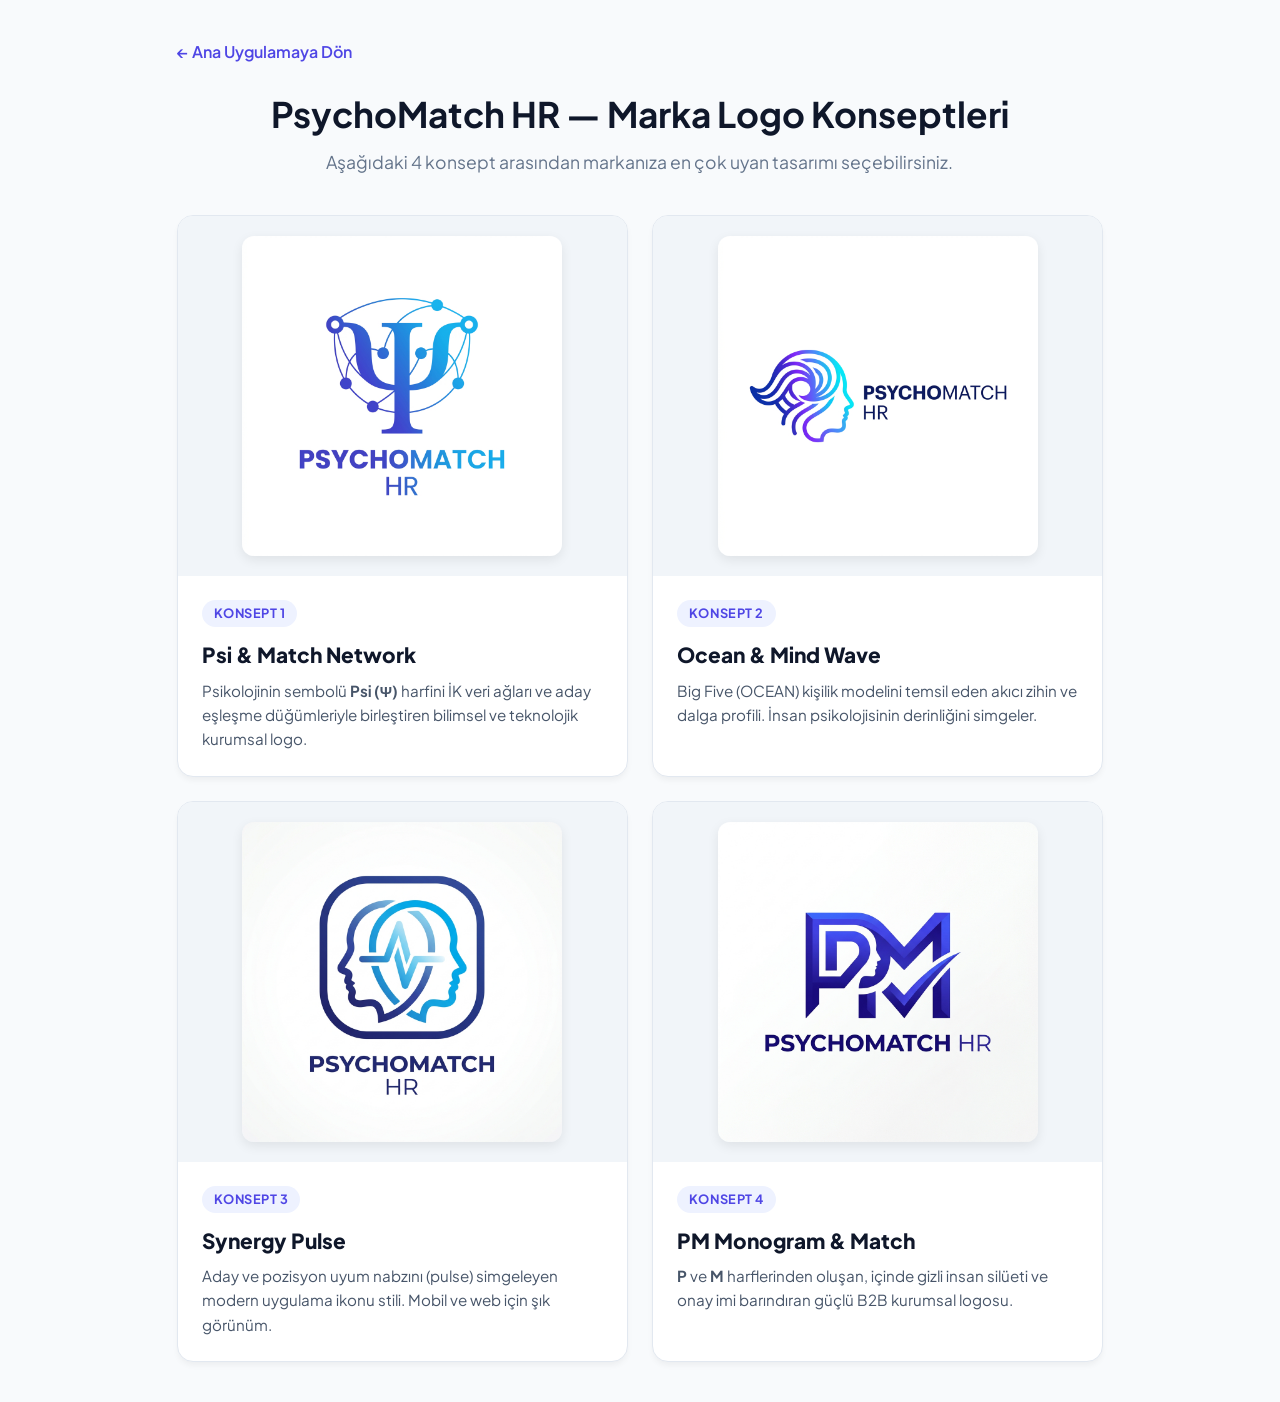
<file: logo_preview.html>
<!DOCTYPE html>
<html lang="tr">
<head>
    <meta charset="UTF-8">
    <meta name="viewport" content="width=device-width, initial-scale=1.0">
    <title>PsychoMatch HR - Logo Konsept Ön İzleme</title>
    <link rel="stylesheet" href="style.css">
    <style>
        body {
            background: #F8FAFC;
            padding: 40px 20px;
            font-family: 'Plus Jakarta Sans', sans-serif;
        }
        .preview-container {
            max-width: 1000px;
            margin: 0 auto;
        }
        .preview-header {
            text-align: center;
            margin-bottom: 40px;
        }
        .preview-header h1 {
            font-size: 2.2rem;
            color: #0F172A;
            margin-bottom: 8px;
        }
        .preview-header p {
            color: #64748B;
            font-size: 1.1rem;
        }
        .grid {
            display: grid;
            grid-template-columns: repeat(auto-fit, minmax(420px, 1fr));
            gap: 24px;
        }
        .concept-card {
            background: #FFFFFF;
            border: 1px solid #E2E8F0;
            border-radius: 16px;
            overflow: hidden;
            box-shadow: 0 4px 6px -1px rgba(0, 0, 0, 0.05);
            transition: transform 0.2s ease, box-shadow 0.2s ease;
        }
        .concept-card:hover {
            transform: translateY(-4px);
            box-shadow: 0 12px 20px -3px rgba(0, 0, 0, 0.1);
        }
        .img-wrapper {
            width: 100%;
            background: #F1F5F9;
            display: flex;
            align-items: center;
            justify-content: center;
            padding: 20px;
        }
        .img-wrapper img {
            width: 100%;
            max-width: 320px;
            height: auto;
            border-radius: 12px;
            box-shadow: 0 4px 12px rgba(0, 0, 0, 0.08);
        }
        .card-body {
            padding: 24px;
        }
        .badge {
            display: inline-block;
            background: #EEF2FF;
            color: #4F46E5;
            padding: 4px 12px;
            border-radius: 99px;
            font-weight: 700;
            font-size: 0.8rem;
            margin-bottom: 12px;
        }
        .card-title {
            font-size: 1.3rem;
            font-weight: 800;
            color: #0F172A;
            margin-bottom: 8px;
        }
        .card-desc {
            color: #475569;
            font-size: 0.95rem;
            line-height: 1.6;
        }
        .back-link {
            display: inline-block;
            margin-bottom: 24px;
            color: #4F46E5;
            font-weight: 600;
            text-decoration: none;
        }
    </style>
</head>
<body>
    <div class="preview-container">
        <a href="index.html" class="back-link">← Ana Uygulamaya Dön</a>
        
        <div class="preview-header">
            <h1>PsychoMatch HR — Marka Logo Konseptleri</h1>
            <p>Aşağıdaki 4 konsept arasından markanıza en çok uyan tasarımı seçebilirsiniz.</p>
        </div>

        <div class="grid">
            <!-- Konsept 1 -->
            <div class="concept-card">
                <div class="img-wrapper">
                    <img src="concepts/concept1.jpg" alt="Konsept 1 - Psi Network">
                </div>
                <div class="card-body">
                    <span class="badge">KONSEPT 1</span>
                    <h2 class="card-title">Psi & Match Network</h2>
                    <p class="card-desc">Psikolojinin sembolü <strong>Psi (&Psi;)</strong> harfini İK veri ağları ve aday eşleşme düğümleriyle birleştiren bilimsel ve teknolojik kurumsal logo.</p>
                </div>
            </div>

            <!-- Konsept 2 -->
            <div class="concept-card">
                <div class="img-wrapper">
                    <img src="concepts/concept2.jpg" alt="Konsept 2 - Ocean Wave">
                </div>
                <div class="card-body">
                    <span class="badge">KONSEPT 2</span>
                    <h2 class="card-title">Ocean & Mind Wave</h2>
                    <p class="card-desc">Big Five (OCEAN) kişilik modelini temsil eden akıcı zihin ve dalga profili. İnsan psikolojisinin derinliğini simgeler.</p>
                </div>
            </div>

            <!-- Konsept 3 -->
            <div class="concept-card">
                <div class="img-wrapper">
                    <img src="concepts/concept3.jpg" alt="Konsept 3 - Synergy Pulse">
                </div>
                <div class="card-body">
                    <span class="badge">KONSEPT 3</span>
                    <h2 class="card-title">Synergy Pulse</h2>
                    <p class="card-desc">Aday ve pozisyon uyum nabzını (pulse) simgeleyen modern uygulama ikonu stili. Mobil ve web için şık görünüm.</p>
                </div>
            </div>

            <!-- Konsept 4 -->
            <div class="concept-card">
                <div class="img-wrapper">
                    <img src="concepts/concept4.jpg" alt="Konsept 4 - PM Monogram">
                </div>
                <div class="card-body">
                    <span class="badge">KONSEPT 4</span>
                    <h2 class="card-title">PM Monogram & Match</h2>
                    <p class="card-desc"><strong>P</strong> ve <strong>M</strong> harflerinden oluşan, içinde gizli insan silüeti ve onay imi barındıran güçlü B2B kurumsal logosu.</p>
                </div>
            </div>
        </div>
    </div>
</body>
</html>
</file>
<file: style.css>
/* ==========================================================================
   PsychoMatch HR - Kurumsal Tasarım Sistemi ve Stil Tanımlarım
   ========================================================================== */

@import url('https://fonts.googleapis.com/css2?family=Plus+Jakarta+Sans:wght@400;500;600;700;800&display=swap');

/* Tasarım sistemimin renk, font ve kök değişkenleri */
:root {
    --primary: #4F46E5;
    --primary-hover: #4338CA;
    --primary-light: #EEF2FF;
    
    --secondary: #0EA5E9;
    --success: #10B981;
    --warning: #F59E0B;

    --dark-slate: #0F172A;
    --text-main: #1E293B;
    --text-muted: #64748B;
    --border-color: #E2E8F0;
    --card-bg-light: #F8FAFC;

    --radius-sm: 8px;
    --radius-md: 12px;
    --radius-lg: 20px;
    --radius-full: 9999px;
    
    --transition: all 0.2s ease;
}

/* Genel sıfırlama ve kutu modeli */
*, *::before, *::after {
    margin: 0;
    padding: 0;
    box-sizing: border-box !important;
}

/* Sayfa arka planı ve temel tipografi */
body {
    font-family: 'Plus Jakarta Sans', -apple-system, BlinkMacSystemFont, sans-serif;
    background: #F1F5F9;
    color: var(--text-main);
    min-height: 100vh;
    display: flex;
    flex-direction: column;
    align-items: center;
    padding: 24px 16px;
    line-height: 1.5;
}

/* Üst navigasyon ve logo alanı */
.app-header {
    width: 100%;
    max-width: 800px;
    margin-bottom: 20px;
    display: flex;
    justify-content: space-between;
    align-items: center;
    background: #FFFFFF;
    border: 1px solid var(--border-color);
    padding: 12px 20px;
    border-radius: var(--radius-md);
    box-shadow: 0 1px 3px rgba(0, 0, 0, 0.04);
}

.brand {
    display: flex;
    align-items: center;
    gap: 10px;
}

.brand-icon {
    width: 36px;
    height: 36px;
    border-radius: var(--radius-sm);
    object-fit: contain;
    display: block;
}

.brand-title {
    font-weight: 800;
    font-size: 1.1rem;
    color: var(--dark-slate);
    line-height: 1.2;
}

.brand-tag {
    font-size: 0.725rem;
    font-weight: 600;
    color: var(--text-muted);
}

.nav-tabs {
    display: flex;
    gap: 4px;
    background: #F1F5F9;
    padding: 4px;
    border-radius: var(--radius-full);
}

.nav-btn {
    padding: 8px 16px;
    border: none;
    border-radius: var(--radius-full);
    font-size: 0.825rem;
    font-weight: 700;
    color: var(--text-muted);
    background: transparent;
    cursor: pointer;
    transition: var(--transition);
}

.nav-btn.active {
    background: #FFFFFF;
    color: var(--primary);
    box-shadow: 0 2px 6px rgba(0, 0, 0, 0.06);
}

/* Ana uygulama konteyneri ve ekran geçişleri */
.app-container {
    width: 100%;
    max-width: 800px;
    background: #FFFFFF;
    border: 1px solid var(--border-color);
    border-radius: var(--radius-lg);
    box-shadow: 0 10px 25px -5px rgba(0, 0, 0, 0.04);
    padding: 32px 28px;
    overflow: hidden !important;
}

.view {
    display: none;
    opacity: 0;
    transform: translateY(6px);
    transition: opacity 0.2s ease, transform 0.2s ease;
    width: 100%;
}

.view.active {
    display: block;
    opacity: 1;
    transform: translateY(0);
}

/* Karşılama başlığı ve aday formu */
.welcome-hero {
    text-align: center;
    max-width: 560px;
    margin: 0 auto 24px auto;
}

.badge {
    display: inline-block;
    padding: 4px 12px;
    background: var(--primary-light);
    color: var(--primary);
    border-radius: var(--radius-full);
    font-size: 0.75rem;
    font-weight: 700;
    text-transform: uppercase;
    letter-spacing: 0.04em;
    margin-bottom: 10px;
}

.hero-title {
    font-size: 1.7rem;
    font-weight: 800;
    color: var(--dark-slate);
    margin-bottom: 8px;
    line-height: 1.25;
}

.hero-sub {
    font-size: 0.9rem;
    color: var(--text-muted);
    line-height: 1.5;
}

/* Form kartı düzenim */
.candidate-form-card {
    width: 100% !important;
    max-width: 600px !important;
    margin: 0 auto !important;
    background: var(--card-bg-light);
    border: 1px solid var(--border-color);
    border-radius: var(--radius-md);
    padding: 24px !important;
    box-sizing: border-box !important;
    overflow: hidden !important;
}

#candidateForm {
    width: 100% !important;
    max-width: 100% !important;
    box-sizing: border-box !important;
}

.form-grid {
    display: grid !important;
    grid-template-columns: repeat(2, minmax(0, 1fr)) !important;
    gap: 16px !important;
    margin-bottom: 20px !important;
    width: 100% !important;
    max-width: 100% !important;
    box-sizing: border-box !important;
}

.form-group {
    display: flex !important;
    flex-direction: column !important;
    gap: 6px !important;
    text-align: left !important;
    min-width: 0 !important;
    width: 100% !important;
    max-width: 100% !important;
    box-sizing: border-box !important;
    overflow: hidden !important;
}

label {
    font-size: 0.825rem;
    font-weight: 700;
    color: var(--dark-slate);
}

input, select {
    width: 100% !important;
    max-width: 100% !important;
    min-width: 0 !important;
    height: 42px !important;
    padding: 0 12px !important;
    border: 1.5px solid var(--border-color);
    border-radius: var(--radius-sm);
    font-size: 0.875rem;
    font-family: inherit;
    color: var(--text-main);
    background: #FFFFFF;
    transition: var(--transition);
    appearance: none;
    -webkit-appearance: none;
    text-overflow: ellipsis !important;
    white-space: nowrap !important;
    overflow: hidden !important;
    box-sizing: border-box !important;
}

select {
    padding-right: 32px !important;
    background-image: url("data:image/svg+xml,%3Csvg xmlns='http://www.w3.org/2000/svg' width='16' height='16' viewBox='0 0 24 24' fill='none' stroke='%2364748B' stroke-width='2' stroke-linecap='round' stroke-linejoin='round'%3E%3Cpolyline points='6 9 12 15 18 9'%3E%3C/polyline%3E%3C/svg%3E");
    background-repeat: no-repeat;
    background-position: right 10px center;
}

input:focus, select:focus {
    outline: none;
    border-color: var(--primary);
    box-shadow: 0 0 0 3px rgba(79, 70, 229, 0.12);
}

.btn-submit-wrapper {
    width: 100% !important;
    box-sizing: border-box !important;
}

/* Buton stillerim */
.btn {
    height: 44px;
    padding: 0 20px;
    border: none;
    border-radius: var(--radius-sm);
    font-size: 0.875rem;
    font-weight: 700;
    font-family: inherit;
    cursor: pointer;
    transition: var(--transition);
    display: inline-flex;
    align-items: center;
    justify-content: center;
    gap: 8px;
    box-sizing: border-box !important;
}

.btn-primary {
    background: var(--primary);
    color: white;
}

.btn-primary:hover {
    background: var(--primary-hover);
}

.btn-secondary {
    background: #F1F5F9;
    color: var(--text-main);
    border: 1px solid var(--border-color);
}

.btn-secondary:hover {
    background: #E2E8F0;
}

.btn-block {
    width: 100% !important;
}

.btn:disabled {
    opacity: 0.5;
    cursor: not-allowed;
}

/* Test ekranı ve ilerleme çubuğu */
.test-header {
    display: flex;
    justify-content: space-between;
    align-items: center;
    margin-bottom: 16px;
}

.counter-badge {
    font-size: 0.85rem;
    font-weight: 700;
    color: var(--primary);
    background: var(--primary-light);
    padding: 6px 14px;
    border-radius: var(--radius-full);
}

.timer-chip {
    font-size: 0.85rem;
    font-weight: 600;
    color: var(--text-muted);
    background: #F1F5F9;
    padding: 6px 14px;
    border-radius: var(--radius-full);
}

.progress-track {
    width: 100%;
    height: 8px;
    background: #E2E8F0;
    border-radius: var(--radius-full);
    margin-bottom: 24px;
    overflow: hidden;
}

.progress-fill {
    height: 100%;
    background: var(--primary);
    width: 0%;
    transition: width 0.3s ease;
}

.question-card {
    background: #FFFFFF;
    border: 1px solid var(--border-color);
    border-radius: var(--radius-md);
    padding: 28px;
    margin-bottom: 24px;
    text-align: left;
}

.category-tag {
    font-size: 0.75rem;
    font-weight: 700;
    color: var(--secondary);
    text-transform: uppercase;
    letter-spacing: 0.05em;
    margin-bottom: 8px;
}

.question-text {
    font-size: 1.2rem;
    font-weight: 700;
    color: var(--dark-slate);
    line-height: 1.4;
    margin-bottom: 20px;
}

/* Likert ve çoktan seçmeli seçenek kartlarım */
.likert-container {
    display: flex;
    justify-content: space-between;
    gap: 10px;
    margin-bottom: 10px;
}

.likert-btn {
    flex: 1;
    height: 46px;
    border: 1.5px solid var(--border-color);
    border-radius: var(--radius-sm);
    background: var(--card-bg-light);
    font-size: 1.05rem;
    font-weight: 700;
    color: var(--text-main);
    cursor: pointer;
    transition: var(--transition);
    display: flex;
    align-items: center;
    justify-content: center;
}

.likert-btn:hover {
    border-color: var(--primary);
    background: var(--primary-light);
    color: var(--primary);
}

.likert-btn.selected {
    background: var(--primary);
    border-color: var(--primary);
    color: white;
}

.likert-labels-row {
    display: flex;
    justify-content: space-between;
    font-size: 0.75rem;
    font-weight: 600;
    color: var(--text-muted);
}

.options-stack {
    display: flex;
    flex-direction: column;
    gap: 10px;
}

.option-card {
    padding: 12px 16px;
    border: 1.5px solid var(--border-color);
    border-radius: var(--radius-sm);
    background: var(--card-bg-light);
    font-size: 0.875rem;
    font-weight: 500;
    color: var(--text-main);
    cursor: pointer;
    transition: var(--transition);
    display: flex;
    align-items: center;
    gap: 12px;
}

.option-card:hover {
    border-color: var(--primary);
    background: var(--primary-light);
}

.option-card.selected {
    background: #FFFFFF;
    border-color: var(--primary);
    color: var(--primary);
    font-weight: 700;
}

.radio-indicator {
    width: 16px;
    height: 16px;
    border: 2px solid #CBD5E1;
    border-radius: 50%;
    flex-shrink: 0;
}

.option-card.selected .radio-indicator {
    border-color: var(--primary);
    border-width: 5px;
}

.action-row {
    display: flex;
    justify-content: space-between;
    align-items: center;
}

/* Rapor ve sonuç paneli stillerim */
.results-dashboard {
    text-align: left;
}

.results-header {
    display: flex;
    justify-content: space-between;
    align-items: center;
    margin-bottom: 32px;
    padding-bottom: 20px;
    border-bottom: 1px solid var(--border-color);
}

.candidate-summary-badge h2 {
    font-size: 1.4rem;
    font-weight: 800;
    color: var(--dark-slate);
    margin-bottom: 4px;
}

.candidate-summary-badge p {
    font-size: 0.875rem;
    color: var(--text-muted);
}

.score-grid {
    display: grid;
    grid-template-columns: repeat(3, 1fr);
    gap: 20px;
    margin-bottom: 32px;
}

.kpi-card {
    background: #FFFFFF;
    border: 1px solid var(--border-color);
    border-radius: var(--radius-md);
    padding: 22px 20px;
    border-top: 3px solid var(--primary);
    display: flex;
    flex-direction: column;
    justify-content: space-between;
}

.kpi-card.sincerity { border-top-color: var(--success); }
.kpi-card.duration { border-top-color: var(--secondary); }

.kpi-title {
    font-size: 0.725rem;
    font-weight: 700;
    color: var(--text-muted);
    text-transform: uppercase;
    letter-spacing: 0.03em;
    margin-bottom: 8px;
}

.kpi-value {
    font-size: 2rem;
    font-weight: 800;
    color: var(--dark-slate);
    line-height: 1.1;
    margin: 4px 0;
}

.kpi-value-badge {
    display: inline-block;
    font-size: 0.9rem;
    font-weight: 700;
    padding: 6px 12px;
    border-radius: var(--radius-sm);
    background: #F1F5F9;
    margin: 6px 0;
    line-height: 1.35;
    word-break: break-word;
}

.kpi-sub {
    font-size: 0.775rem;
    color: var(--text-muted);
    margin-top: 6px;
}

.charts-grid {
    display: grid;
    grid-template-columns: 1.1fr 0.9fr;
    gap: 24px;
    margin-bottom: 32px;
}

.chart-card {
    background: #FFFFFF;
    border: 1px solid var(--border-color);
    border-radius: var(--radius-md);
    padding: 24px;
}

.chart-card-title {
    font-size: 0.925rem;
    font-weight: 800;
    color: var(--dark-slate);
    margin-bottom: 18px;
}

.radar-wrapper {
    position: relative;
    height: 280px;
    width: 100%;
}

.dimension-bars-list {
    display: flex;
    flex-direction: column;
    gap: 14px;
}

.dim-bar-item {
    display: flex;
    flex-direction: column;
    gap: 6px;
}

.dim-bar-label {
    display: flex;
    justify-content: space-between;
    font-size: 0.825rem;
    font-weight: 600;
    color: var(--text-main);
}

.dim-bar-track {
    height: 10px;
    background: #F1F5F9;
    border-radius: var(--radius-full);
    overflow: hidden;
}

.dim-bar-fill {
    height: 100%;
    background: var(--primary);
    border-radius: var(--radius-full);
}

.insights-grid {
    display: grid;
    grid-template-columns: 1fr 1fr;
    gap: 24px;
    margin-bottom: 32px;
}

.insight-card {
    background: #FFFFFF;
    border-radius: var(--radius-md);
    padding: 24px;
    border: 1px solid var(--border-color);
}

.insight-card h4 {
    font-size: 0.95rem;
    font-weight: 800;
    color: var(--dark-slate);
    margin-bottom: 16px;
}

.insight-card.strengths { border-top: 3px solid var(--success); }
.insight-card.growth { border-top: 3px solid var(--warning); }
.insight-card.notes { border-top: 3px solid var(--primary); background: #FAFAFE; }

#hrNotesInput {
    width: 100% !important;
    height: 170px !important;
    min-height: 150px !important;
    padding: 12px 14px !important;
    border: 1.5px solid var(--border-color);
    border-radius: var(--radius-sm);
    font-size: 0.85rem;
    font-family: inherit;
    color: var(--text-main);
    background: #FFFFFF;
    resize: vertical;
    line-height: 1.5;
    white-space: pre-wrap !important;
    overflow-y: auto !important;
}

#hrNotesInput:focus {
    outline: none;
    border-color: var(--primary);
    box-shadow: 0 0 0 3px rgba(79, 70, 229, 0.12);
}

.bullet-list {
    list-style: none;
    display: flex;
    flex-direction: column;
    gap: 10px;
}

.bullet-list li {
    font-size: 0.85rem;
    color: #475569;
    line-height: 1.6;
    position: relative;
    padding-left: 18px;
}

.bullet-list li::before {
    content: "•";
    position: absolute;
    left: 0;
    color: var(--primary);
    font-weight: bold;
    font-size: 1.1rem;
}

.interview-box {
    background: var(--primary-light);
    border: 1px solid var(--border-color);
    border-radius: var(--radius-md);
    padding: 24px;
    margin-bottom: 32px;
}

.interview-box h4 {
    font-size: 0.95rem;
    font-weight: 800;
    color: var(--primary-hover);
    margin-bottom: 16px;
}

/* İK Yönetim tablosu ve sütun hizalama kurallarım */
.hr-table-wrapper {
    background: #FFFFFF;
    border-radius: var(--radius-md);
    border: 1px solid var(--border-color);
    overflow: hidden;
    width: 100%;
}

table {
    width: 100%;
    border-collapse: collapse;
    text-align: left;
    display: table !important;
}

thead {
    display: table-header-group !important;
}

tbody {
    display: table-row-group !important;
}

tr {
    display: table-row !important;
}

th {
    display: table-cell !important;
    background: #F8FAFC !important;
    padding: 12px 16px !important;
    font-size: 0.75rem !important;
    font-weight: 700 !important;
    color: var(--text-muted) !important;
    text-transform: uppercase !important;
    border-bottom: 1px solid var(--border-color) !important;
    text-align: left !important;
}

td {
    display: table-cell !important;
    padding: 14px 16px !important;
    font-size: 0.85rem !important;
    border-bottom: 1px solid #F1F5F9 !important;
    text-align: left !important;
    vertical-align: middle !important;
}

/* Son 4 sütun başlığını ve verisini hücre içinde ortalıyorum */
th:nth-child(3), th:nth-child(4), th:nth-child(5), th:nth-child(6),
td:nth-child(3), td:nth-child(4), td:nth-child(5), td:nth-child(6) {
    text-align: center !important;
}

/* Mobil görünüm ve tüm ekran boyutları uyum kurallarım */
@media (max-width: 768px) {
    body {
        padding: 12px 8px;
    }

    .app-header {
        flex-direction: column;
        gap: 12px;
        align-items: center;
        text-align: center;
        padding: 14px;
    }

    .brand {
        flex-direction: column;
        gap: 6px;
        text-align: center;
    }

    .app-container {
        padding: 20px 14px !important;
        border-radius: var(--radius-md);
    }

    .welcome-hero {
        margin-bottom: 18px;
    }

    .hero-title {
        font-size: 1.35rem;
    }

    .hero-sub {
        font-size: 0.85rem;
    }

    .candidate-form-card {
        padding: 16px !important;
    }

    .form-grid {
        grid-template-columns: 1fr !important;
        gap: 12px !important;
    }

    .question-card {
        padding: 18px;
        margin-bottom: 18px;
    }

    .question-text {
        font-size: 1.05rem;
    }

    .likert-container {
        gap: 6px;
    }

    .likert-btn {
        height: 42px;
        font-size: 0.95rem;
    }

    .likert-labels-row {
        font-size: 0.65rem;
    }

    .results-header {
        flex-direction: column;
        align-items: stretch;
        gap: 14px;
    }

    .results-header .btn {
        width: 100%;
    }

    .score-grid, 
    .charts-grid, 
    .insights-grid {
        grid-template-columns: 1fr !important;
        gap: 16px !important;
    }

    .radar-wrapper {
        height: 240px;
    }

    .hr-table-wrapper {
        overflow-x: auto !important;
        -webkit-overflow-scrolling: touch;
    }

    table {
        min-width: 620px !important;
    }
}

@media (max-width: 480px) {
    .nav-tabs {
        width: 100%;
        justify-content: center;
    }

    .nav-btn {
        padding: 6px 12px;
        font-size: 0.775rem;
    }

    .action-row {
        gap: 10px;
    }

    .action-row .btn {
        font-size: 0.8rem;
        padding: 0 12px;
    }
}
</file>
